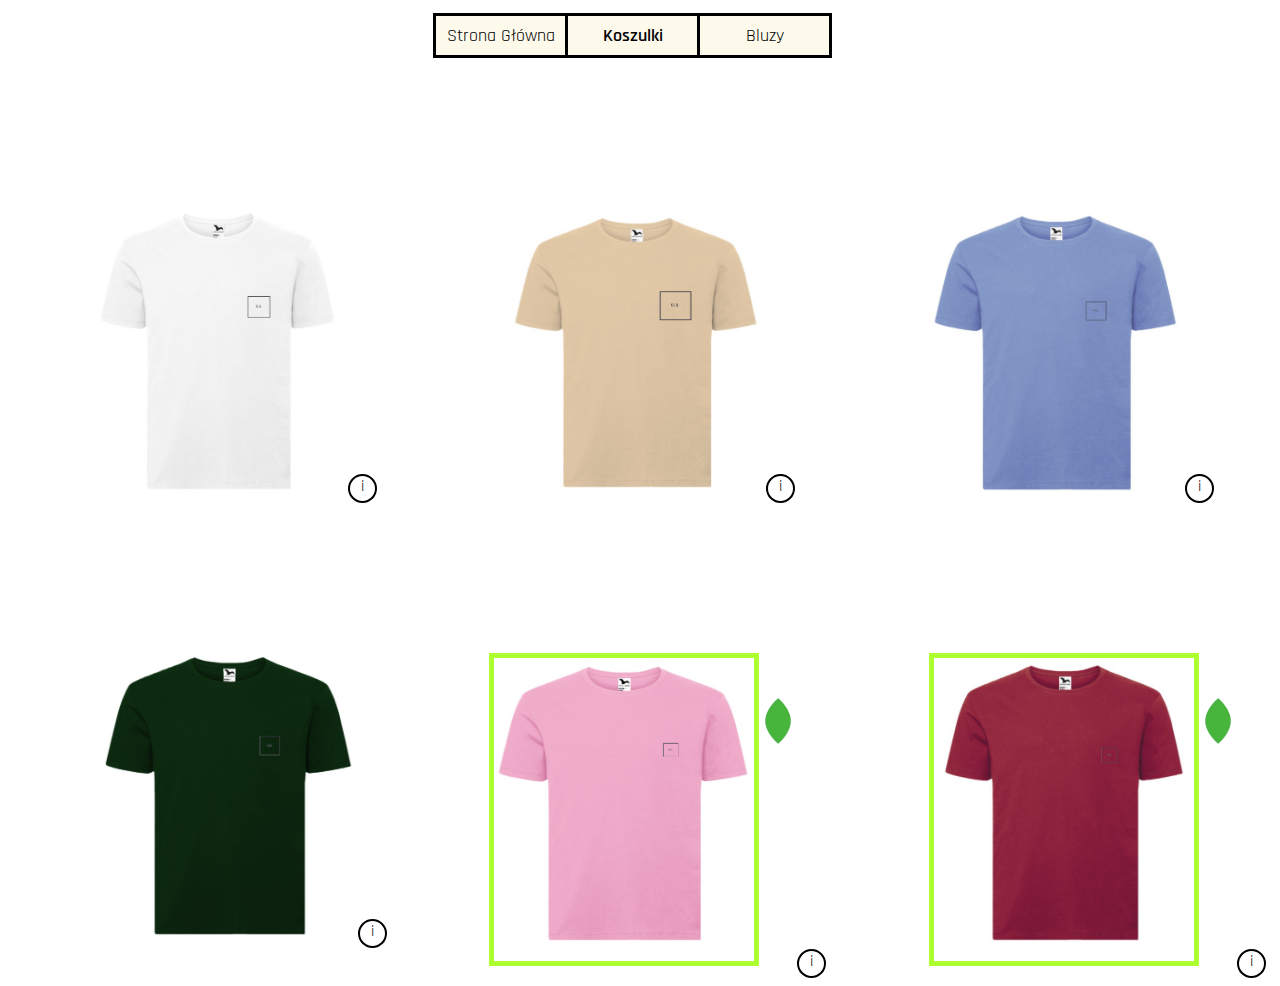
<file: index.html>
<!DOCTYPE html>
<html lang = 'pl'>
<head> 
    <meta charset="UTF-8">
    <title> GoActive </title>
    <link rel = "stylesheet" href = "style.css">
    <link rel = "icon" type = "image/x-icon" href = "images/Active.ico">
    <meta name = "author" content = "Jakub Szczepański">
    <meta name="description" content = "Strona sklepu GoActive">
    <meta name="keywords" content ="GoActive">
    <link href="https://fonts.googleapis.com/css2?family=Rajdhani:wght@300;500;600;700&display=swap" rel="stylesheet">
</head>
<body>
<header class="topnav">
    <div class="nav" id="n1">
    <a href="https://jakubsz220.github.io/stronaglowna/">Strona Główna</a>
    </div>  
    <div class="nav" id="n2">
    <a href="https://jakubsz220.github.io/koszulki/" style="font-weight: 600;">Koszulki</a>
    </div>
    <div class="nav" id="n3">
    <a href="https://jakubsz220.github.io/bluzy/">Bluzy</a>
    </div>
</header>
<main>
    <div class="katalog">
        <div id="box1">
            <img src="images/KoszulkaB.PNG" alt="Produkt1" class="normal">
                <div class="popup" onclick="myFunction('myPopup')"> i
                    <span class="popuptext" id="myPopup">
                        Informacje o produkcie:
                        Krój: Standardowy <br>
                        Materiał: 75% bawełna / 25% poliester <br>
                        Kolor: Biały
                    </span>
                </div>
        </div>
        <div id="box2">
            <img src="images/KoszulkaP.PNG" alt="Produkt2" class="normal">
                <div class="popup" onclick="myFunction('myPopup1')"> i
                    <span class="popuptext" id="myPopup1">
                        Informacje o produkcie:
                        Krój: Standardowy <br>
                        Materiał: 75% bawełna / 25% poliester <br>
                        Kolor: Beżowy
                    </span>
                </div>
        </div>
        <div id="box3">
            <img src="images/KoszulkaN.PNG" alt="Produkt3" class="normal">
                <div class="popup" onclick="myFunction('myPopup2')"> i
                    <span class="popuptext" id="myPopup2">
                        Informacje o produkcie:
                        Krój: Standardowy <br>
                        Materiał: 75% bawełna / 25% poliester <br>
                        Kolor: Niebieski
                    </span>
                </div>
        </div>
    </div>
    <div class="katalog1">
        <div id="box4">
            <img src="images/KoszulkaCZ.PNG" alt="Produkt4" class="normal">
                <div class="popup" onclick="myFunction('myPopup3')"> i
                    <span class="popuptext" id="myPopup3">
                        Informacje o produkcie:
                        Krój: Standardowy <br>
                        Materiał: 75% bawełna / 25% poliester <br>
                        Kolor: Ciemno-zielony
                    </span>
                </div>
        </div>
        <div id="box5">
            <img src="images/Koszulkar.PNG" alt="Produkt5" class="eco">
                <img src="images/lisc.png" alt="lisc" class="lisc">
                    <div class="popup" onclick="myFunction('myPopup4')"> i
                        <span class="popuptext" id="myPopup4">
                            Informacje o produkcie:
                            <b>Produkt ekologiczny</b> <br>
                            Krój: Standardowy <br>
                            Materiał: 100% Poliester pochodzący z recyklingu <br>
                            Kolor: Różowy
                        </span>
                    </div>
        </div>
        <div id="box6">
            <img src="images/KoszulkaCg.PNG" alt="Produkt6" class="eco">
                <img src="images/lisc.png" alt="lisc" class="lisc">
                    <div class="popup" onclick="myFunction('myPopup5')"> i
                        <span class="popuptext" id="myPopup5">
                            Informacje o produkcie:
                            <b>Produkt ekologiczny</b> <br>
                            Krój: Standardowy <br>
                            Materiał: 100% Poliester pochodzący z recyklingu <br>
                            Kolor: Czerwony
                        </span>
                    </div>
        </div>
    </div>
</main>
<script>
    function myFunction(p) {
        var popup = document.getElementById(p);
        popup.classList.toggle("show");
    }
</script>
</body>
</html>
</file>
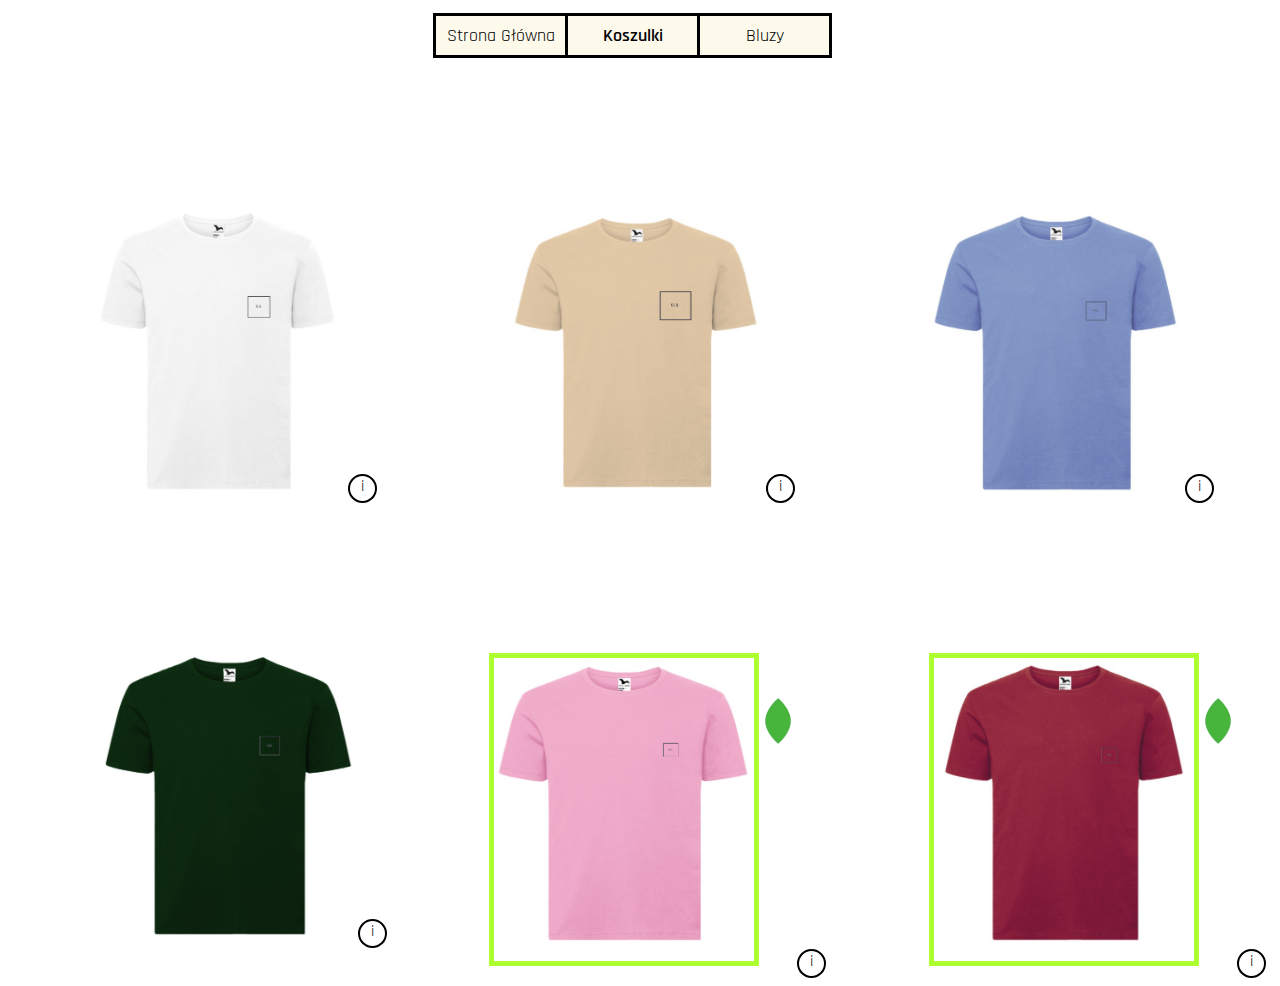
<file: koszulki.html>
<!DOCTYPE html>
<html lang = 'pl'>
<head> 
    <meta charset="UTF-8">
    <title> GoActive </title>
    <link rel = "stylesheet" href = "style.css">
    <link rel = "icon" type = "image/x-icon" href = "images/Active.ico">
    <meta name = "author" content = "Jakub Szczepański">
    <meta name="description" content = "Strona sklepu GoActive">
    <meta name="keywords" content ="GoActive">
    <link href="https://fonts.googleapis.com/css2?family=Rajdhani:wght@300;500;600;700&display=swap" rel="stylesheet">
</head>
<body>
<header class="topnav">
    <div class="nav" id="n1">
    <a href="https://jakubsz220.github.io/stronaglowna/">Strona Główna</a>
    </div>  
    <div class="nav" id="n2">
    <a href="koszulki.html" style="font-weight: 600;">Koszulki</a>
    </div>
    <div class="nav" id="n3">
    <a href="bluzy.html">Bluzy</a>
    </div>
</header>
<main>
    <div class="katalog">
        <div id="box1">
            <img src="images/KoszulkaB.PNG" alt="Produkt1" class="normal">
                <div class="popup" onclick="myFunction('myPopup')"> i
                    <span class="popuptext" id="myPopup">
                        Informacje o produkcie:
                        Krój: Standardowy <br>
                        Materiał: 75% bawełna / 25% poliester <br>
                        Kolor: Biały
                    </span>
                </div>
        </div>
        <div id="box2">
            <img src="images/KoszulkaP.PNG" alt="Produkt2" class="normal">
                <div class="popup" onclick="myFunction('myPopup1')"> i
                    <span class="popuptext" id="myPopup1">
                        Informacje o produkcie:
                        Krój: Standardowy <br>
                        Materiał: 75% bawełna / 25% poliester <br>
                        Kolor: Beżowy
                    </span>
                </div>
        </div>
        <div id="box3">
            <img src="images/KoszulkaN.PNG" alt="Produkt3" class="normal">
                <div class="popup" onclick="myFunction('myPopup2')"> i
                    <span class="popuptext" id="myPopup2">
                        Informacje o produkcie:
                        Krój: Standardowy <br>
                        Materiał: 75% bawełna / 25% poliester <br>
                        Kolor: Niebieski
                    </span>
                </div>
        </div>
    </div>
    <div class="katalog1">
        <div id="box4">
            <img src="images/KoszulkaCZ.PNG" alt="Produkt4" class="normal">
                <div class="popup" onclick="myFunction('myPopup3')"> i
                    <span class="popuptext" id="myPopup3">
                        Informacje o produkcie:
                        Krój: Standardowy <br>
                        Materiał: 75% bawełna / 25% poliester <br>
                        Kolor: Ciemno-zielony
                    </span>
                </div>
        </div>
        <div id="box5">
            <img src="images/Koszulkar.PNG" alt="Produkt5" class="eco">
                <img src="images/lisc.png" alt="lisc" class="lisc">
                    <div class="popup" onclick="myFunction('myPopup4')"> i
                        <span class="popuptext" id="myPopup4">
                            Informacje o produkcie:
                            <b>Produkt ekologiczny</b> <br>
                            Krój: Standardowy <br>
                            Materiał: 100% Poliester pochodzący z recyklingu <br>
                            Kolor: Różowy
                        </span>
                    </div>
        </div>
        <div id="box6">
            <img src="images/KoszulkaCg.PNG" alt="Produkt6" class="eco">
                <img src="images/lisc.png" alt="lisc" class="lisc">
                    <div class="popup" onclick="myFunction('myPopup5')"> i
                        <span class="popuptext" id="myPopup5">
                            Informacje o produkcie:
                            <b>Produkt ekologiczny</b> <br>
                            Krój: Standardowy <br>
                            Materiał: 100% Poliester pochodzący z recyklingu <br>
                            Kolor: Czerwony
                        </span>
                    </div>
        </div>
    </div>
</main>
<script>
    function myFunction(p) {
        var popup = document.getElementById(p);
        popup.classList.toggle("show");
    }
</script>
</body>
</html>
</file>
<file: style.css>
body{
    font-family: 'Rajdhani', sans-serif;
    background-color: white;
    
}
.topnav{
    display: flex;
	flex-direction: row;
	flex-wrap: nowrap;
	justify-content: center;
	margin-right: 15px;
	
}
.topnav a{
    color:black;
    text-decoration: none;
}

.nav{
    margin-top: 5px;
    padding: 8px;
    width: 113px;
    text-align: center;
}

#n1,#n3{
    border: solid;
    font-size: 18px;
    background-color: #fdfaec;
}
#n2{
    border-top: solid;
    border-bottom: solid;
    font-weight: 300;
    font-size: 18px;
    background-color: #fdfaec;
}

.katalog{
    display: flex;
    flex-direction: row;
    justify-content: space-around;
    align-items: flex-start;
    margin-top: 150px;
    margin-left: 8px;
    
   
}
.katalog1{
    display: flex;
    flex-direction: row;
    justify-content: space-around;
    align-items: flex-start;
    margin-top: 150px;
    margin-left: 70px;
    
    
    
}
.normal{
    height: 283px;
    width: 250px;
    margin-left: 20px;
}
.eco{
    height: 283px;
    width: 260px;
    padding-bottom: 20px;
    border-style: solid;
    border-width: 5px;
    border-color: greenyellow;
    margin-left: 90px;
   
}
.lisc{
    margin-bottom: 220px;
    height: 50px;
    width: 30px;

}
.popup {
    position: relative;
    display: inline-block;
    cursor: pointer;
    -webkit-user-select: none;
    -moz-user-select: none;
    -ms-user-select: none;
    user-select: none;
    border: solid;
    border-radius: 50%;
    border-width: 2px;
    height: 25px;
    width: 25px;
    text-align: center;
}


.popup .popuptext {
    visibility: hidden;
    width: 180px;
    background-color: #fff;
    color: #555;
    text-align: center;
    border: solid 1px;
    border-radius: 6px;
    padding: 8px 0;
    position: absolute;
    z-index: 1;
    bottom: 125%;
    left: 50%;
    margin-left: -80px;
}
.popup .show {
    visibility: visible;
    -webkit-animation: fadeIn 1s;
    animation: fadeIn 1s;
}


@-webkit-keyframes fadeIn {
    from {opacity: 0;} 
    to {opacity: 1;}
}

@keyframes fadeIn {
    from {opacity: 0;}
    to {opacity:1 ;}
}
</file>
